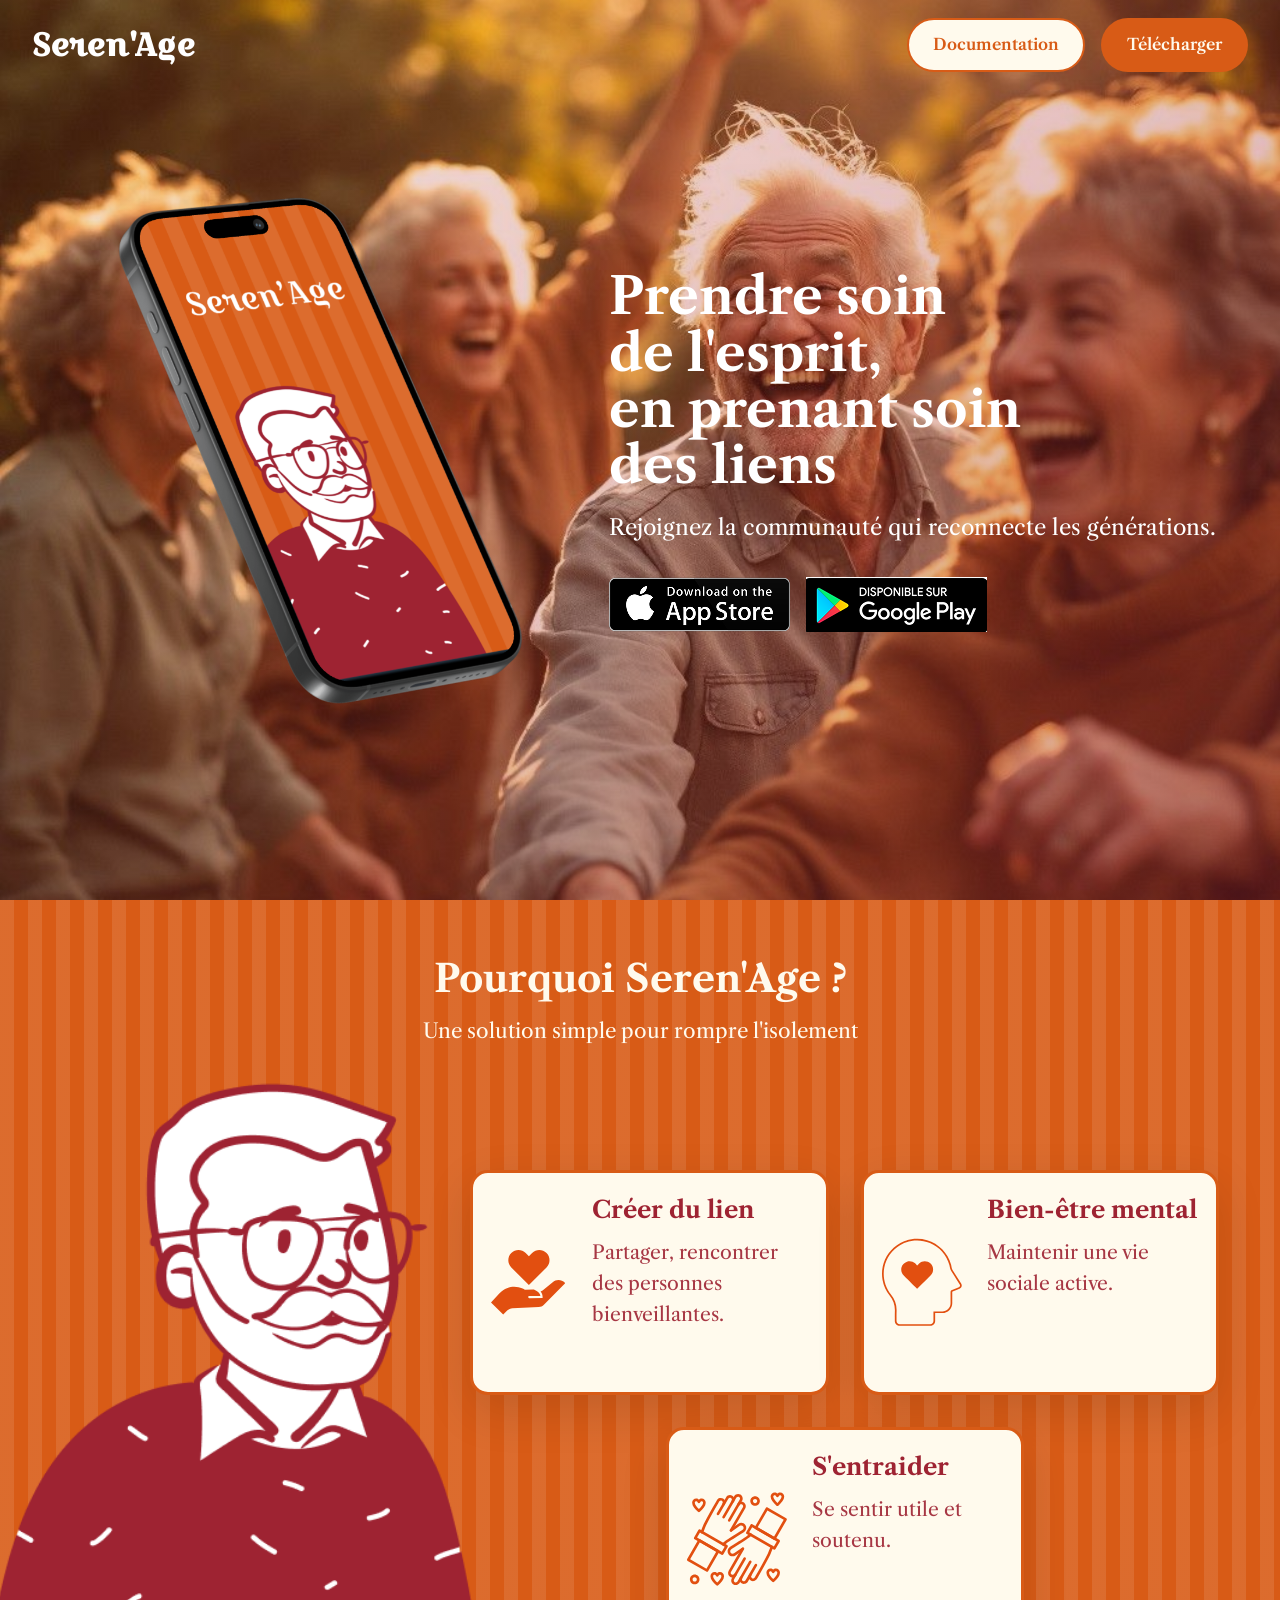
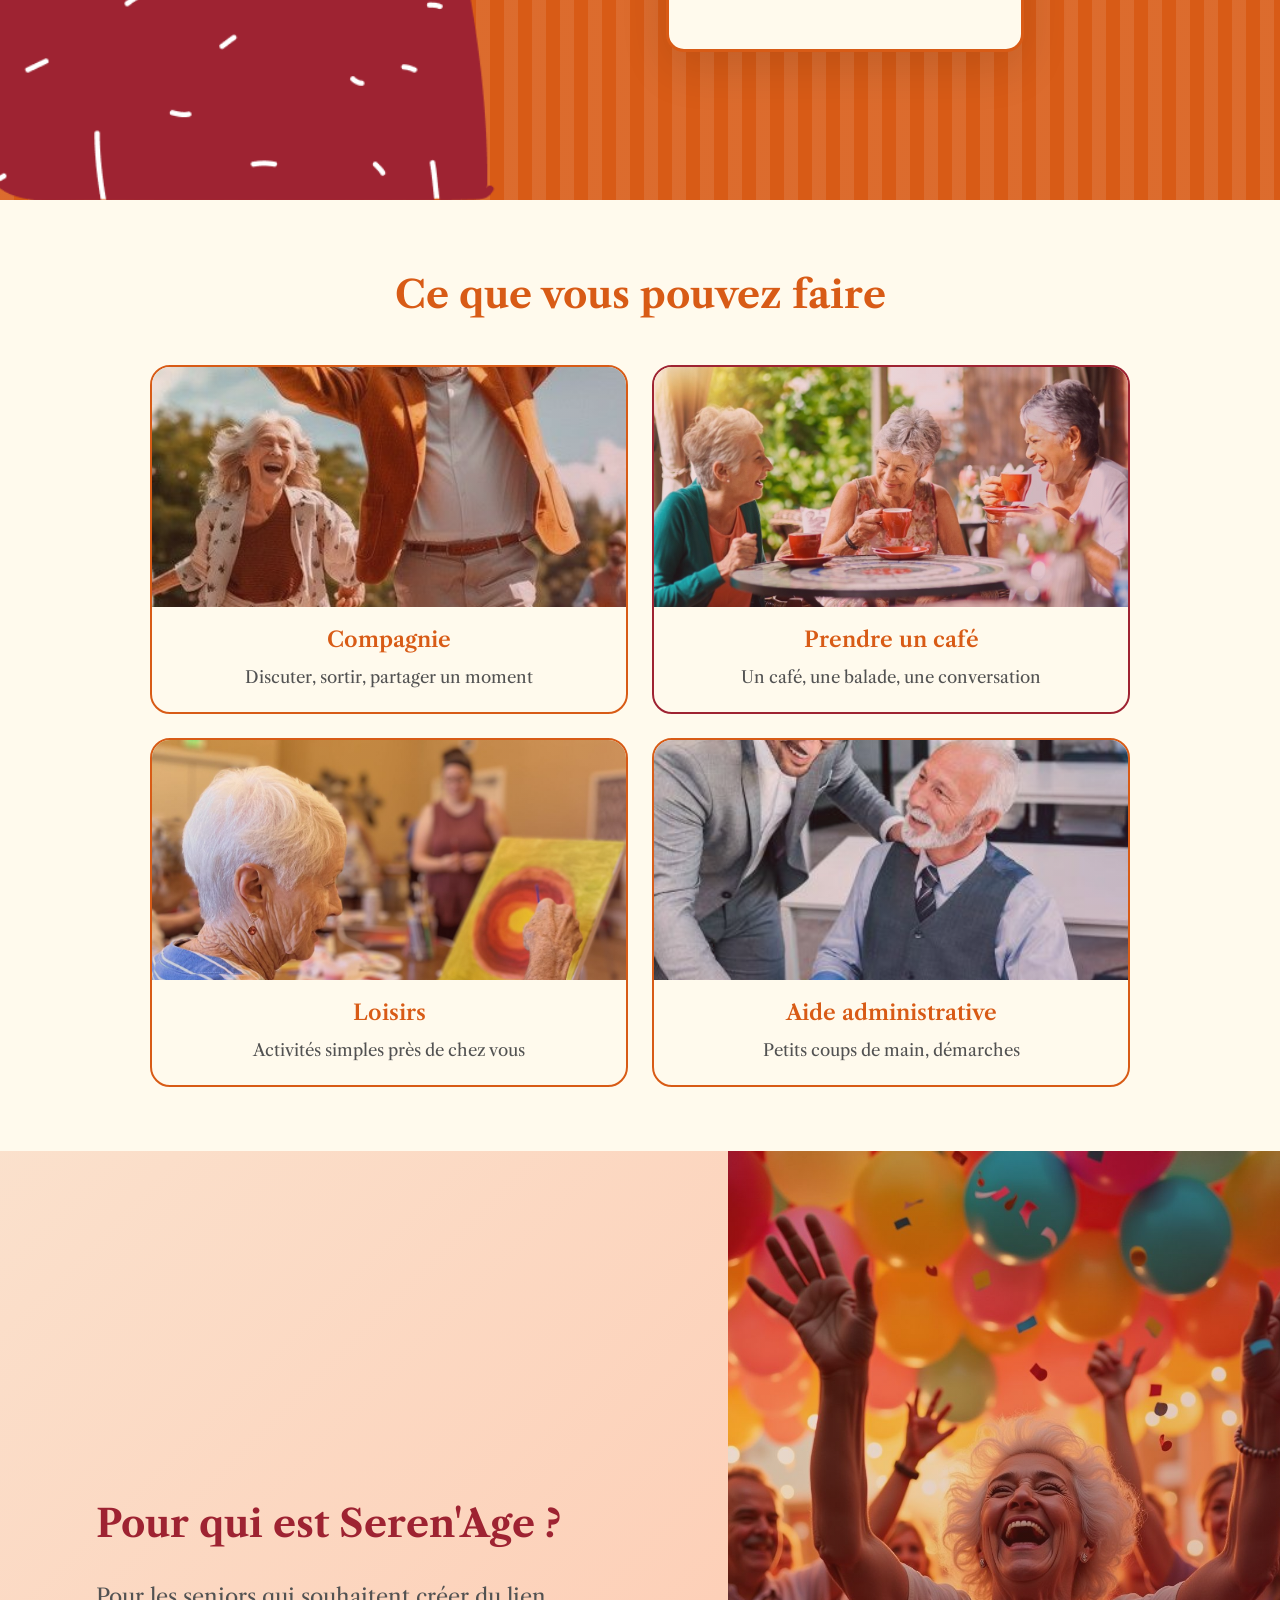
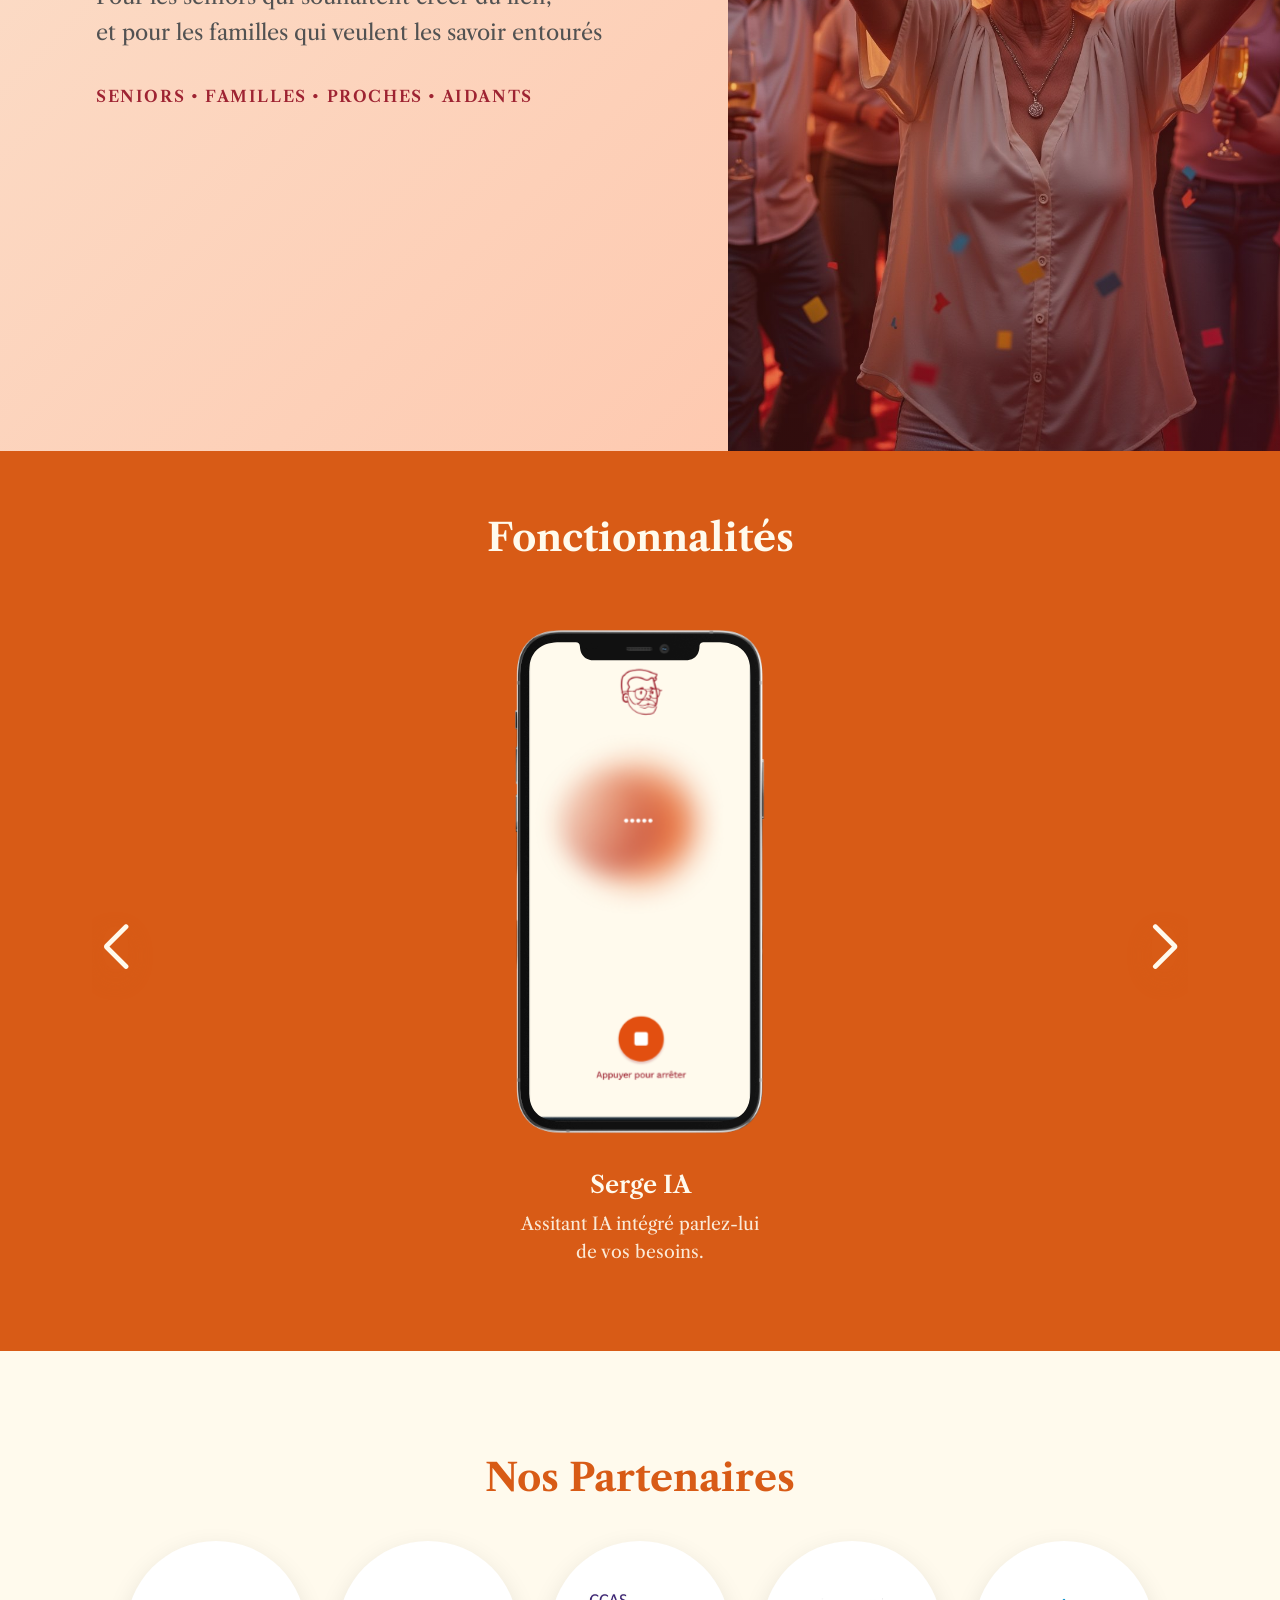
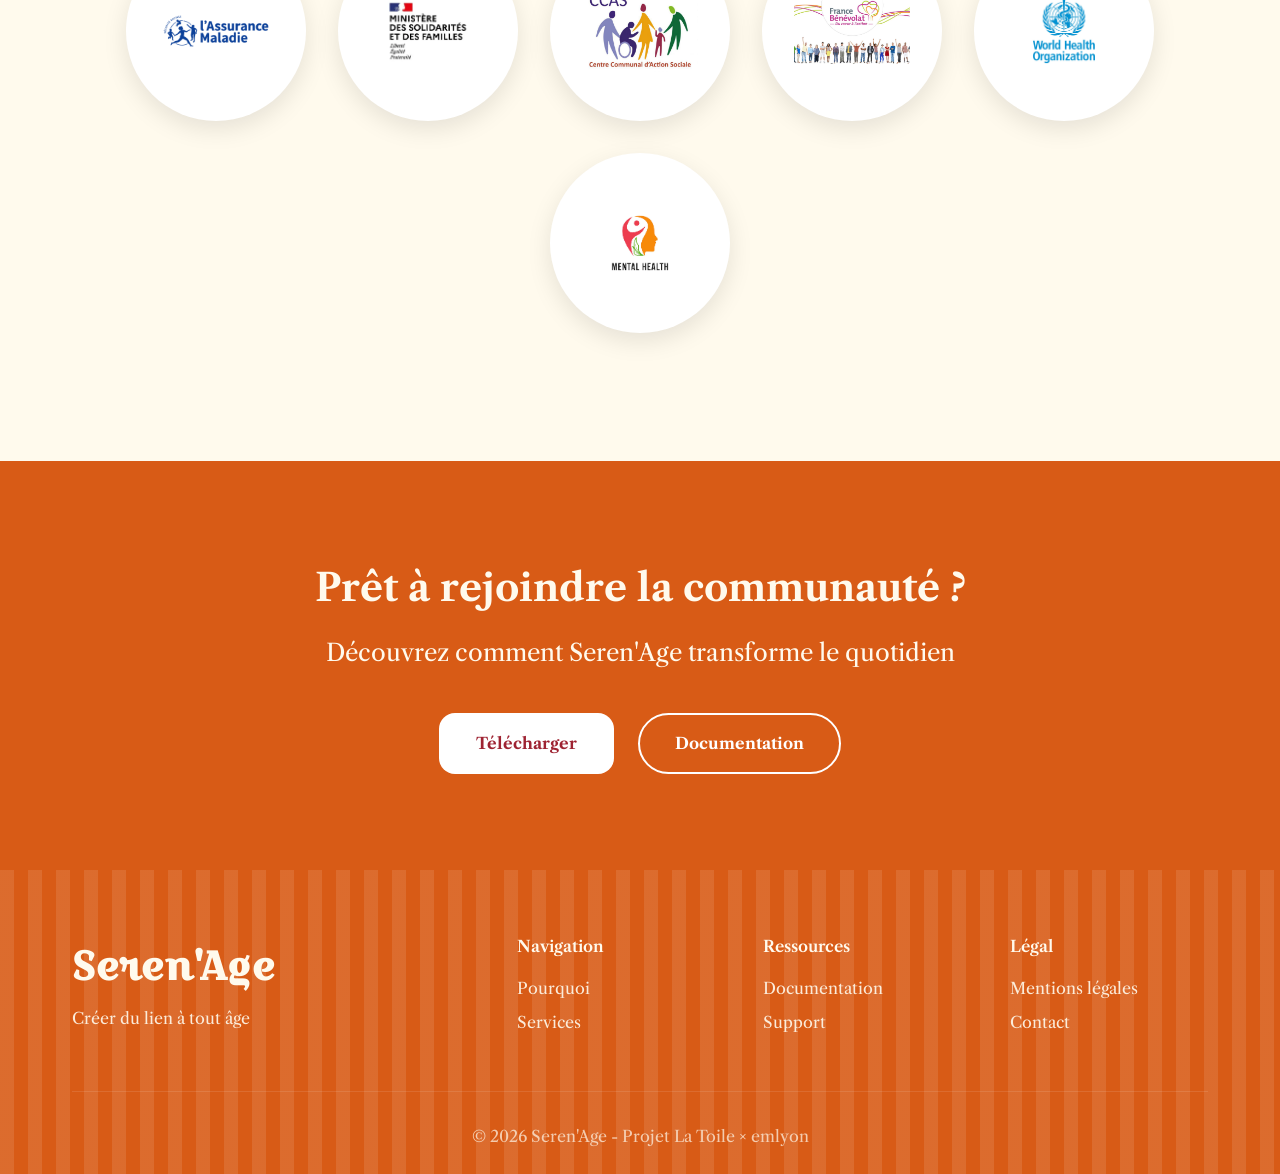
<file: index.html>
<!DOCTYPE html>
<html lang="fr">
<head>
  <meta charset="utf-8">
  <meta name="viewport" content="width=device-width">
  <title>Seren'Age - Créer du lien à tout âge</title>
  <link rel="stylesheet" href="style.css">
    <link rel="stylesheet" href="index.css">
  <link rel="preconnect" href="https://fonts.googleapis.com">
  <link rel="preconnect" href="https://fonts.gstatic.com" crossorigin>
  <link href="https://fonts.googleapis.com/css2?family=Croissant+One&family=Libre+Caslon+Text:wght@400;600;700&display=swap" rel="stylesheet">
    <link rel="stylesheet" href="https://cdn.jsdelivr.net/npm/swiper@11/swiper-bundle.min.css">
    <link rel="stylesheet" href="https://unpkg.com/aos@2.3.1/dist/aos.css">
</head>

<body>
  <!-- Navigation -->
  <nav class="navbar">
    <div class="navbar__container">
      <div class="navbar__brand">Seren'Age</div>
      <div class="navbar__actions">
        <a href="doc.html" class="button button--ghost">Documentation</a>
        <a href="https://www.figma.com/proto/ZC8V0UJ3IImxckxFTQvRrM/P3----Groupe-2?page-id=1%3A3&node-id=6844-6664&viewport=3400%2C-391%2C0.25&t=Y1hciF56Hff0l3N8-1&scaling=scale-down&content-scaling=fixed&starting-point-node-id=6844%3A6664&show-proto-sidebar=1" class="button button--primary">Télécharger</a>
      </div>
    </div>
  </nav>

  <!-- Hero Section -->
  <header class="hero">
    <img class="hero__background" src="images/background.jpg" alt="Seniors">
    <div class="hero__overlay"></div>
    <div class="hero__content">
      <div class="hero__mockup">
        <img src="images/serenage.png" alt="Application Seren Age">
      </div>
      <div class="hero__text">
        <h1>Prendre soin<br>de l'esprit,<br>en prenant soin<br>des liens</h1>
        <p>Rejoignez la communauté qui reconnecte les générations.</p>
        <div class="hero__actions">
          <a href="https://www.apple.com/fr/app-store/" target="_blank" rel="noopener noreferrer">
            <img src="images/image 17.png" alt="App store" />
          </a>
          <a href="https://play.google.com/store/games?gl=FR" target="_blank" rel="noopener noreferrer">
            <img src="images/image 19.png" alt="Google store" />
          </a>
        </div>
      </div>
    </div>
  </header>

 <!-- Pourquoi Section -->
  <section class="why-section">
    <h2>Pourquoi Seren'Age ?</h2>
    <p class="why-section__subtitle">Une solution simple pour rompre l'isolement</p>
    <img src="images/papi.svg" alt="Illustration" class="why-section__illustration" data-aos="fade-right" data-aos-duration="1000" data-aos-offset="200">
    <div class="why-section__cards">
      <div class="benefit-card">
        <img src="images/share.svg" alt="entraide">
        <div>
        <h3>Créer du lien</h3>
        <p>Partager, rencontrer des personnes bienveillantes.</p>
        </div>
      </div>
       <div class="benefit-card">
        <img src="images/mentalhealth.svg" alt="Bien-être mental" class="benefit-card__icon">
        <div class="benefit-card__content">
          <h3>Bien-être mental</h3>
          <p>Maintenir une vie sociale active.</p>
        </div>
      </div>
      <div class="benefit-card">
        <img src="images/entraide.svg" alt="S'entraider" class="benefit-card__icon">
        <div class="benefit-card__content">
          <h3>S'entraider</h3>
          <p>Se sentir utile et soutenu.</p>
        </div>
      </div>
    </div>
  </section>

  <!-- Services Section -->
  <section class="services-section">
    <div class="services-section__container">
      <h2>Ce que vous pouvez faire</h2>
      <div class="services-grid">
        <div class="service-card" data-aos="fade-up" data-aos-duration="600">
          <div class="service-card__image">
            <img src="images/compfinal.jpg" alt="Compagnie">
          </div>
          <h3>Compagnie</h3>
          <p>Discuter, sortir, partager un moment</p>
        </div>
        <div class="service-card" data-aos="fade-up" data-aos-duration="600" data-aos-delay="100">
          <div class="service-card__image">
            <img src="images/prendrecafé.jpg" alt="Prendre un café">
          </div>
          <h3>Prendre un café</h3>
          <p>Un café, une balade, une conversation</p>
        </div>
        <div class="service-card" data-aos="fade-up" data-aos-duration="600" data-aos-delay="200">
          <div class="service-card__image">
            <img src="images/loisirsfinal.jpg" alt="Loisirs">
          </div>
          <h3>Loisirs</h3>
          <p>Activités simples près de chez vous</p>
        </div>
        <div class="service-card" data-aos="fade-up" data-aos-duration="600" data-aos-delay="300">
          <div class="service-card__image">
            <img src="images/adminaide.jpg" alt="Aide administrative">
          </div>
          <h3>Aide administrative</h3>
          <p>Petits coups de main, démarches</p>
        </div>
      </div>
    </div>
  </section>

  <!-- Pour Qui Section -->
  <section class="audience-section">
    <div class="audience-section__content">
      <div class="audience-section__text">
        <h2>Pour qui est Seren'Age ?</h2>
        <p>Pour les seniors qui souhaitent créer du lien,<br>et pour les familles qui veulent les savoir entourés</p>
        <span class="audience-section__tags">Seniors • Familles • Proches • Aidants</span>
      </div>
      <div class="audience-section__image">
        <img src="images/séniors heureux.jpg" alt="Seniors heureux">
      </div>
    </div>
  </section>

 <!-- Fonctionnalités Section -->
  <section class="features-section">
    <div class="features-section__container">
      <h2>Fonctionnalités</h2>
      <div class="carousel">
        <div class="swiper">
          <div class="swiper-wrapper">
            <!-- Slide 1 -->
            <div class="swiper-slide">
              <img src="images/MICRO.svg" alt="Accueil" class="carousel__slide-img">
              <div class="carousel__text">
                <h3>Serge IA</h3>
                <p>Assitant IA intégré parlez-lui<br>de vos besoins.</p>
              </div>
            </div>

            <!-- Slide 2 -->
            <div class="swiper-slide">
              <img src="images/Profile.svg" alt="Inscription" class="carousel__slide-img">
              <div class="carousel__text">
                <h3>Inscription facile</h3>
                <p>Création de profil simple avec assistance vocale.</p>
              </div>
            </div>

            <!-- Slide 3 -->
            <div class="swiper-slide">
              <img src="images/MAPfigma.svg" alt="Carte" class="carousel__slide-img">
              <div class="carousel__text">
                <h3>Explorer la carte</h3>
                <p>Découvrir activités et aides à proximité.</p>
              </div>
            </div>

            <!-- Slide 4 -->
            <div class="swiper-slide">
              <img src="images/dominque.png" alt="Participer" class="carousel__slide-img">
              <div class="carousel__text">
                <h3>Participer & aider</h3>
                <p>Rejoindre des événements en un clic.</p>
              </div>
            </div>

            <!-- Slide 5 -->
            <div class="swiper-slide">
              <img src="images/calendrier.svg" alt="Calendrier" class="carousel__slide-img">
              <div class="carousel__text">
                <h3>Calendrier</h3>
                <p>Planifier et organiser vos activités.</p>
              </div>
            </div>
          </div>
          
          <!-- Navigation -->
          <div class="swiper-button-prev"></div>
          <div class="swiper-button-next"></div>
        </div>
      </div>
    </div>
  </section>

  <!-- Partenaires Section -->
  <section class="partners-section">
    <div class="partners-section__container">
      <h2>Nos Partenaires</h2>
      <div class="partners-grid">
        <div class="partner-logo">
          <img src="images/assurance-maladie-logo-png_seeklogo-501832.png" alt="Assurance Maladie">
        </div>
        <div class="partner-logo">
          <img src="images/ministeresolidarité.webp" alt="Ministère de la Solidarité">
        </div>
        <div class="partner-logo">
          <img src="images/ccas.jpg" alt="CCAS">
        </div>
        <div class="partner-logo">
          <img src="images/1200x680_fblogo.jpg" alt="France Bénévolat">
        </div>
        <div class="partner-logo">
          <img src="images/World-Health-Organization-WHO-Symbole.jpg" alt="OMS">
        </div>
        <div class="partner-logo">
          <img src="images/mental-health-logo-design-ideas_393879-3826.avif" alt="Santé Mentale">
        </div>
      </div>
    </div>
  </section>

  <!-- CTA Final -->
  <section class="cta-section">
    <div class="cta-section__container">
      <h2>Prêt à rejoindre la communauté ?</h2>
      <p>Découvrez comment Seren'Age transforme le quotidien</p>
      <div class="cta-section__actions">
        <a href="#" class="button button--white">Télécharger</a>
        <a href="doc.html" class="button button--outline">Documentation</a>
      </div>
    </div>
  </section>

  <!-- Footer -->
  <footer class="footer">
    <div class="footer__container">
      <div class="footer__grid">
        <div class="footer__brand">
          <h3>Seren'Age</h3>
          <p>Créer du lien à tout âge</p>
        </div>
        <div class="footer__column">
          <h4>Navigation</h4>
          <a href="#pourquoi">Pourquoi</a>
          <a href="#services">Services</a>
        </div>
        <div class="footer__column">
          <h4>Ressources</h4>
          <a href="doc.html">Documentation</a>
          <a href="#">Support</a>
        </div>
        <div class="footer__column">
          <h4>Légal</h4>
          <a href="#">Mentions légales</a>
          <a href="#">Contact</a>
        </div>
      </div>
      <div class="footer__bottom">
        <p>© 2026 Seren'Age - Projet La Toile × emlyon</p>
      </div>
    </div>
  </footer>

  <script src="script.js"></script>
  <script src="https://cdn.jsdelivr.net/npm/swiper@11/swiper-bundle.min.js"></script>
  <script src="https://unpkg.com/aos@2.3.1/dist/aos.js"></script>

   <script>

    const swiper = new Swiper('.swiper', {
      loop: true,
      speed: 600,
      slidesPerView: 1,
      centeredSlides: true,

      // Fade effect
      effect: 'fade',
      fadeEffect: {
        crossFade: true
      },

      // Autoplay
      autoplay: {
        delay: 4000,
        disableOnInteraction: false,
        pauseOnMouseEnter: true,
      },

      // Navigation
      navigation: {
        nextEl: '.swiper-button-next',
        prevEl: '.swiper-button-prev',
      },

      // Défilement au clavier
      keyboard: {
        enabled: true,
      }
    });

    // Initialisation AOS
    AOS.init({
      once: true,
      easing: 'ease-out-cubic'
    });
  </script>

</body>
</html>
</file>
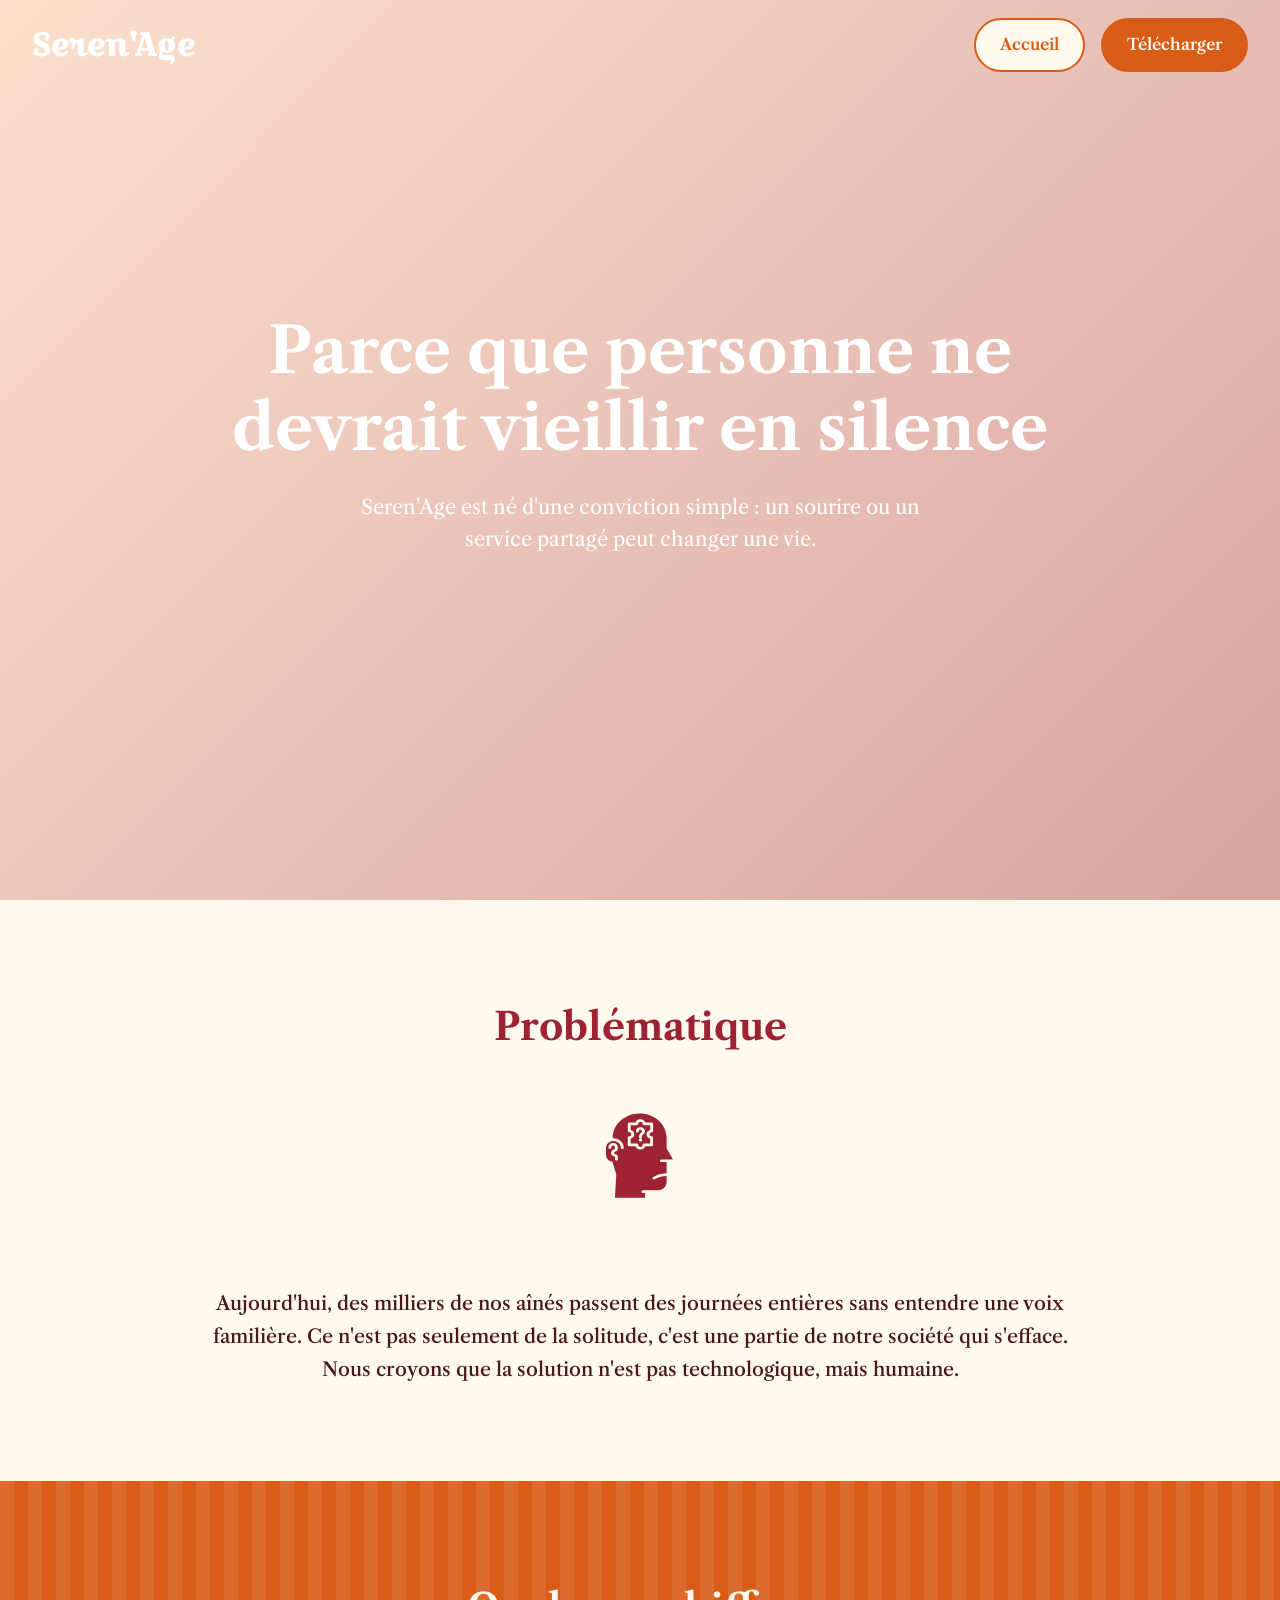
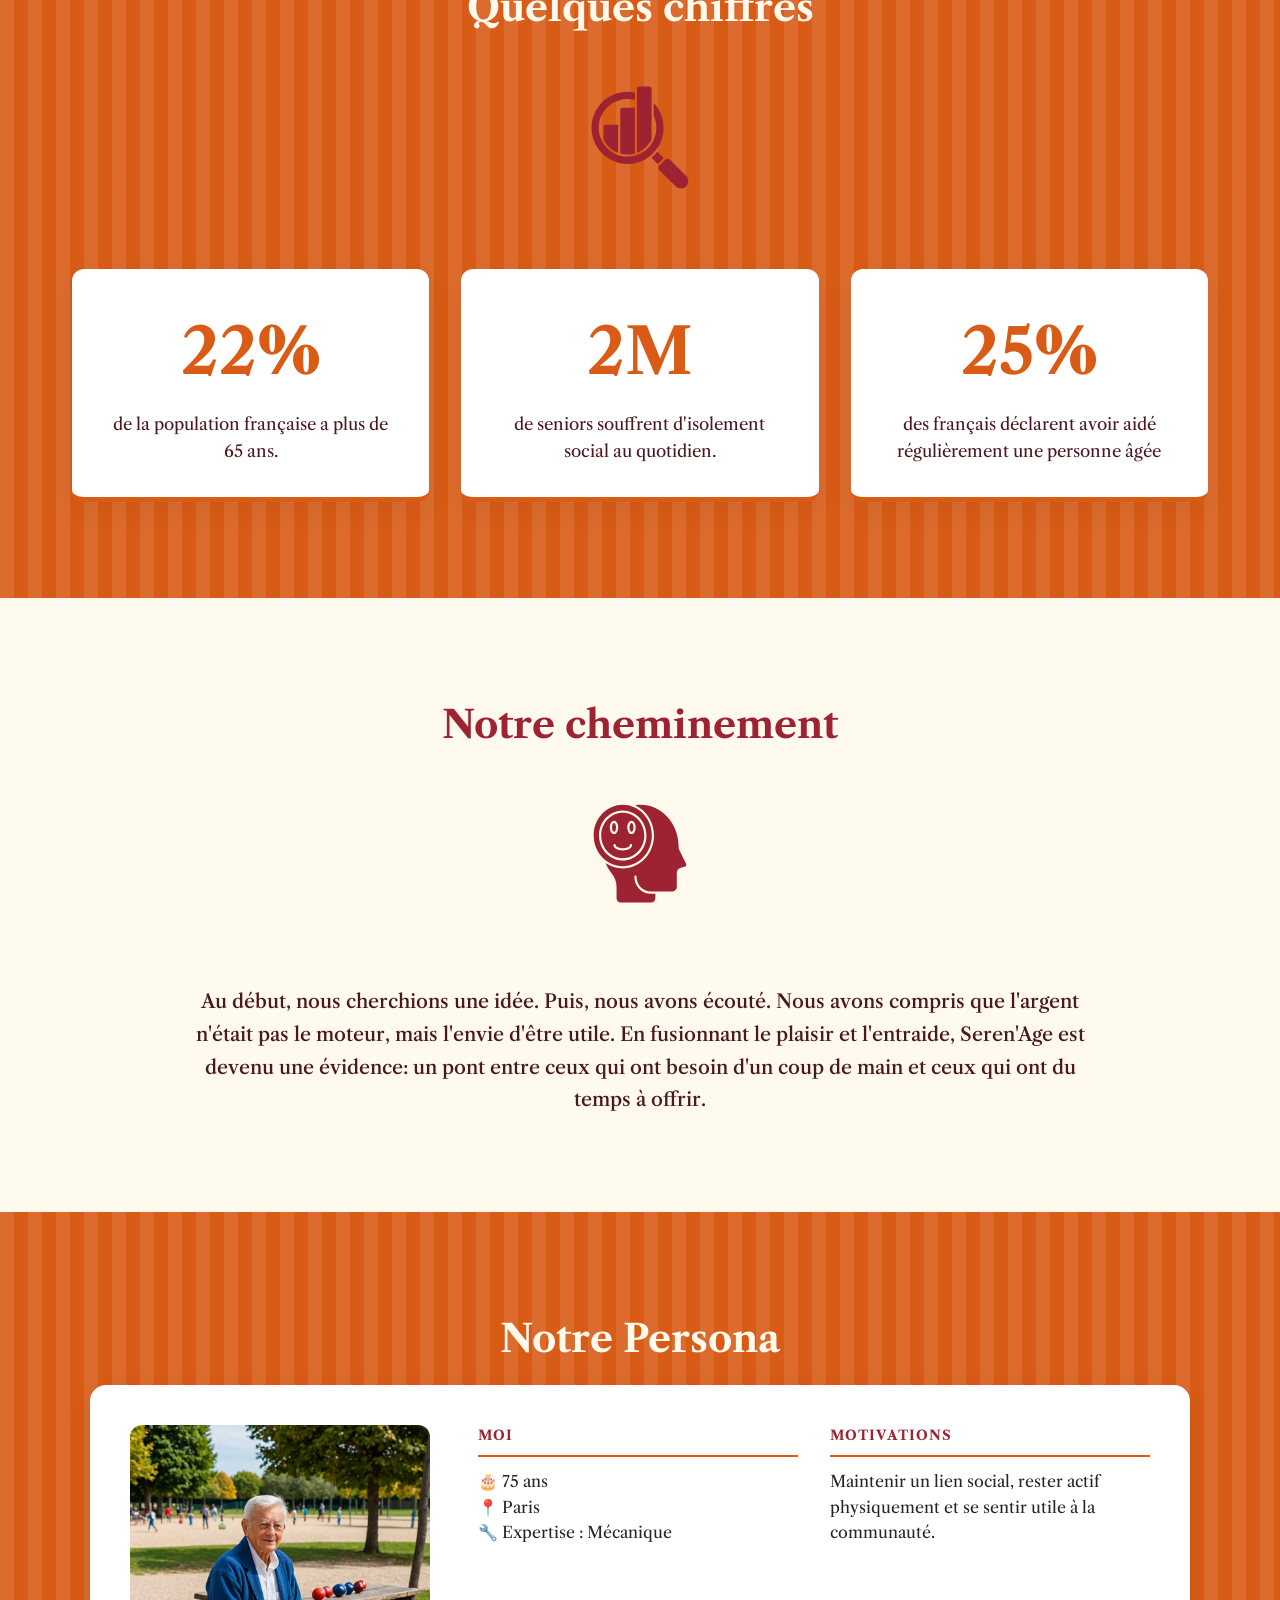
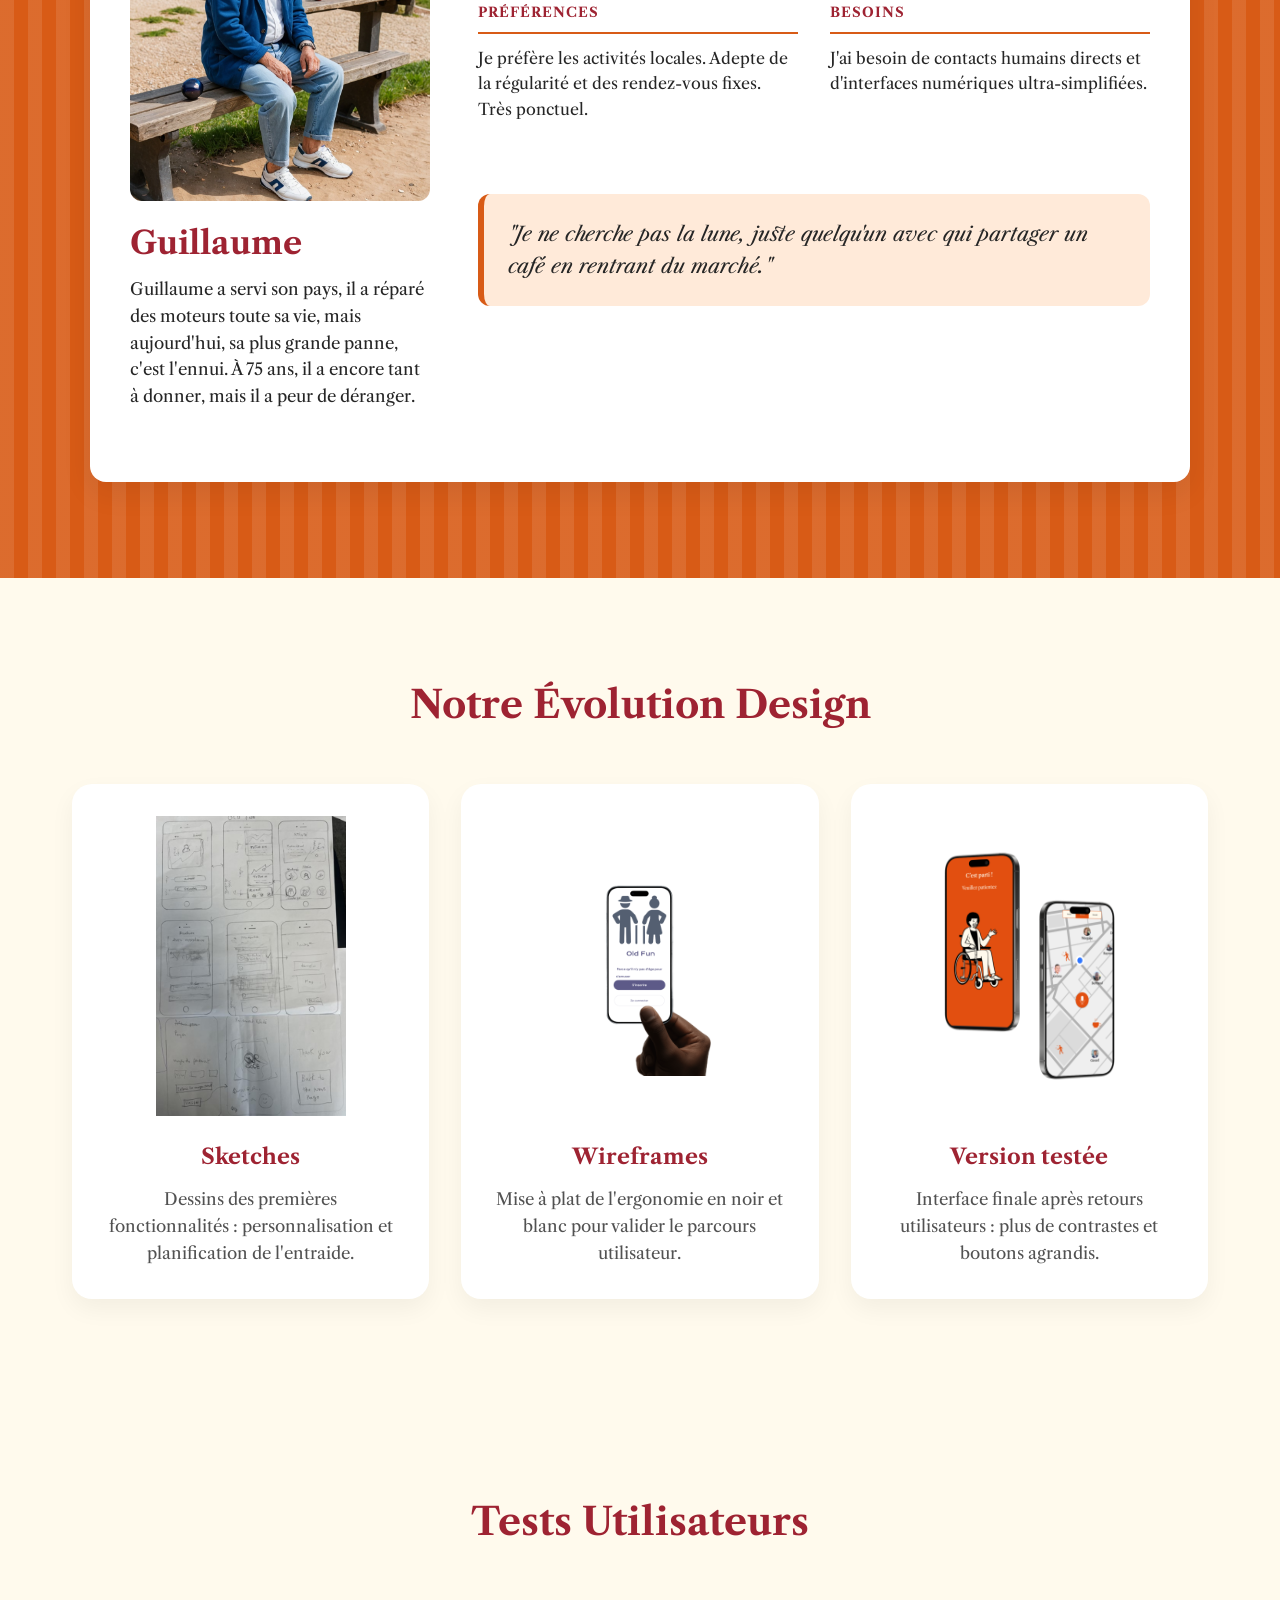
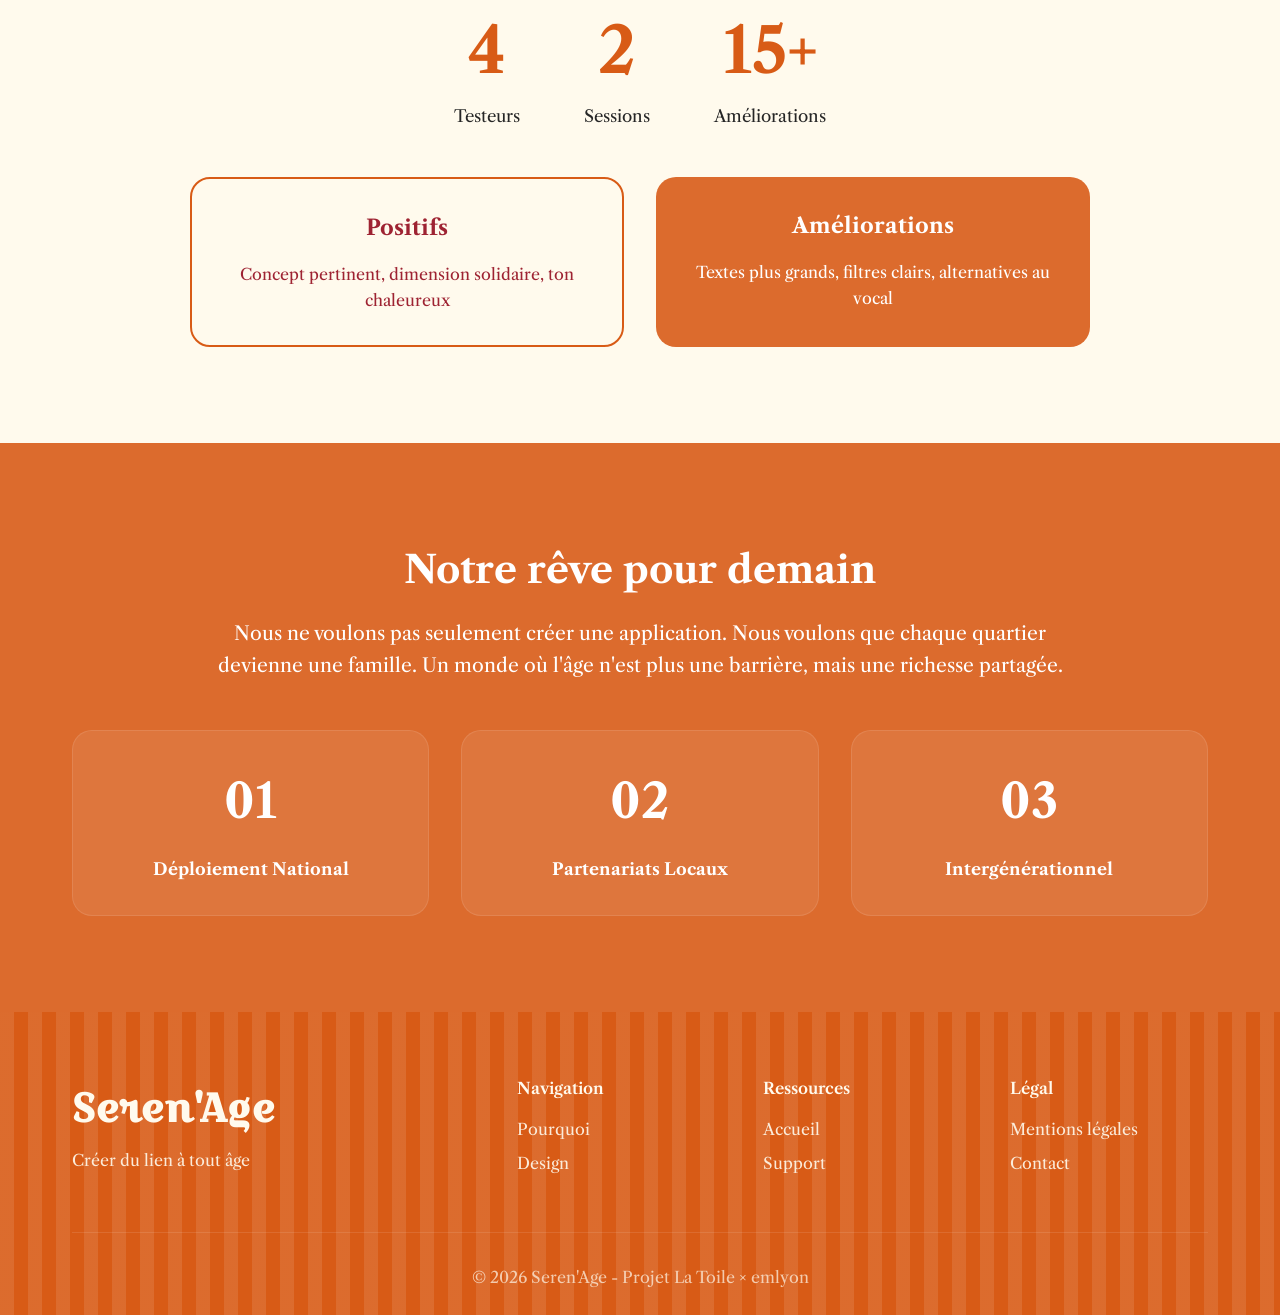
<file: doc.html>
<!DOCTYPE html>
<html lang="fr">
<head>
  <meta charset="utf-8">
  <meta name="viewport" content="width=device-width">
  <title>Documentation - Seren'Age</title>
  <link rel="preconnect" href="https://fonts.googleapis.com">
  <link rel="preconnect" href="https://fonts.gstatic.com" crossorigin>
  <link href="https://fonts.googleapis.com/css2?family=Croissant+One&family=Libre+Caslon+Text:wght@400;600;700&display=swap" rel="stylesheet">
  <link rel="stylesheet" href="style.css">
  <link rel="stylesheet" href="doc.css">
</head>

<body>
  <!-- Navigation -->
  <!-- Navigation -->
  <nav class="navbar">
    <div class="navbar__container">
      <div class="navbar__brand">Seren'Age</div>
      <div class="navbar__actions">
        <a href="index.html" class="button button--ghost">Accueil</a>
        <a href="https://www.figma.com/proto/ZC8V0UJ3IImxckxFTQvRrM/P3----Groupe-2?page-id=1%3A3&node-id=6844-6664&viewport=3400%2C-391%2C0.25&t=Y1hciF56Hff0l3N8-1&scaling=scale-down&content-scaling=fixed&starting-point-node-id=6844%3A6664&show-proto-sidebar=1" class="button button--primary">Télécharger</a>
      </div>
    </div>
  </nav>

  <!-- Hero -->
  <section class="hero">
    <div class="hero__content">
      <h1>Parce que personne ne devrait vieillir en silence</h1>
      <p>Seren'Age est né d'une conviction simple : un sourire ou un service partagé peut changer une vie.</p>
    </div>
  </section>

  <!-- Problématique -->
  <section class="section" id="problematique">
    <div class="container">
      <div class="section__header">
        <h2 class="section__title">Problématique</h2>
        <img src="images/confused.svg" alt="Solitude" class="section__icon">
      </div>
      <p class="section__text">
        Aujourd'hui, des milliers de nos aînés passent des journées entières sans entendre une voix familière. 
        Ce n'est pas seulement de la solitude, c'est une partie de notre société qui s'efface. 
        Nous croyons que la solution n'est pas technologique, mais humaine.
      </p>
    </div>
  </section>

  <!-- Contexte -->
  <section class="section section--alt" id="contexte">
    <div class="container">
      <div class="section__header">
        <h2 class="section__title">Quelques chiffres</h2>
        <img src="images/analys.svg" alt="Statistique" class="section__icon">
      </div>
      <div class="stats">
        <div class="stat-card">
          <span class="stat-card__number">22%</span>
          <p class="stat-card__text">de la population française a plus de 65 ans.</p>
        </div>
        <div class="stat-card">
          <span class="stat-card__number">2M</span>
          <p class="stat-card__text">de seniors souffrent d'isolement social au quotidien.</p>
        </div>
        <div class="stat-card">
          <span class="stat-card__number">25%</span>
          <p class="stat-card__text">des français déclarent avoir aidé régulièrement une personne âgée</p>
        </div>
      </div>
    </div>
  </section>

  <!-- Genèse -->
  <section class="section" id="genese">
    <div class="container">
      <div class="section__header">
        <h2 class="section__title">Notre cheminement</h2>
        <img src="images/happy2.svg" alt="Happy" class="section__icon">
      </div>
      <p class="section__text">
        Au début, nous cherchions une idée. Puis, nous avons écouté. Nous avons compris que l'argent n'était pas le moteur, 
        mais l'envie d'être utile. En fusionnant le plaisir et l'entraide, Seren'Age est devenu une évidence: 
        un pont entre ceux qui ont besoin d'un coup de main et ceux qui ont du temps à offrir.
      </p>
    </div>
  </section>

  <!-- Persona -->
  <section class="section section--alt" id="persona">
    <div class="container">
      <h2 class="section__title">Notre Persona</h2>
      <div class="persona">
        <div>
          <img src="images/Guillaume.jpg" alt="Guillaume" class="persona__image">
          <h3 class="persona__name">Guillaume</h3>
          <p class="persona__intro">
            Guillaume a servi son pays, il a réparé des moteurs toute sa vie, mais aujourd'hui, 
            sa plus grande panne, c'est l'ennui. À 75 ans, il a encore tant à donner, mais il a peur de déranger.
          </p>
        </div>
        <div>
          <div class="persona__grid">
            <div class="persona__block">
              <h4>Moi</h4>
              <p>🎂 75 ans<br>📍 Paris<br>🔧 Expertise : Mécanique</p>
            </div>
            <div class="persona__block">
              <h4>Motivations</h4>
              <p>Maintenir un lien social, rester actif physiquement et se sentir utile à la communauté.</p>
            </div>
            <div class="persona__block">
              <h4>Préférences</h4>
              <p>Je préfère les activités locales. Adepte de la régularité et des rendez-vous fixes. Très ponctuel.</p>
            </div>
            <div class="persona__block">
              <h4>Besoins</h4>
              <p>J'ai besoin de contacts humains directs et d'interfaces numériques ultra-simplifiées.</p>
            </div>
            <blockquote class="persona__quote">
              "Je ne cherche pas la lune, juste quelqu'un avec qui partager un café en rentrant du marché."
            </blockquote>
          </div>
        </div>
      </div>
    </div>
  </section>

  <!-- Evolution -->
  <section class="section" id="evolution">
    <div class="container">
      <h2 class="section__title">Notre Évolution Design</h2>
      <div class="evolution">
        <div class="evolution-card">
          <img src="images/old fun 1.svg" alt="Sketches" class="evolution-card__image">
          <h3>Sketches</h3>
          <p>Dessins des premières fonctionnalités : personnalisation et planification de l'entraide.</p>
        </div>
        <div class="evolution-card">
          <img src="images/Free iPhone Air.svg" alt="Wireframes" class="evolution-card__image">
          <h3>Wireframes</h3>
          <p>Mise à plat de l'ergonomie en noir et blanc pour valider le parcours utilisateur.</p>
        </div>
        <div class="evolution-card">
          <img src="images/iphon16pro.svg" alt="Version testée" class="evolution-card__image">
          <h3>Version testée</h3>
          <p>Interface finale après retours utilisateurs : plus de contrastes et boutons agrandis.</p>
        </div>
      </div>
    </div>
  </section>

  <!-- Tests -->
  <section class="section" id="tests">
    <div class="container">
      <h2 class="section__title">Tests Utilisateurs</h2>
      <div class="metrics">
        <div class="metric">
          <span class="metric__number">4</span>
          <span class="metric__label">Testeurs</span>
        </div>
        <div class="metric">
          <span class="metric__number">2</span>
          <span class="metric__label">Sessions</span>
        </div>
        <div class="metric">
          <span class="metric__number">15+</span>
          <span class="metric__label">Améliorations</span>
        </div>
      </div>
      <div class="insights">
        <div class="insight insight--positive">
          <h4>Positifs</h4>
          <p>Concept pertinent, dimension solidaire, ton chaleureux</p>
        </div>
        <div class="insight insight--negative">
          <h4>Améliorations</h4>
          <p>Textes plus grands, filtres clairs, alternatives au vocal</p>
        </div>
      </div>
    </div>
  </section>

  <!-- Ambition -->
  <section class="section section--dark" id="ambition">
    <div class="container">
      <h2 class="section__title">Notre rêve pour demain</h2>
      <p class="section__text">
        Nous ne voulons pas seulement créer une application. Nous voulons que chaque quartier devienne une famille. 
        Un monde où l'âge n'est plus une barrière, mais une richesse partagée.
      </p>
      <div class="goals">
        <div class="goal">
          <strong>01</strong>
          <h4>Déploiement National</h4>
        </div>
        <div class="goal">
          <strong>02</strong>
          <h4>Partenariats Locaux</h4>
        </div>
        <div class="goal">
          <strong>03</strong>
          <h4>Intergénérationnel</h4>
        </div>
      </div>
    </div>
  </section>

  <!-- Footer -->
  <footer class="footer">
    <div class="container">
      <div class="footer__grid">
        <div class="footer__brand">
          <h3>Seren'Age</h3>
          <p>Créer du lien à tout âge</p>
        </div>
        <div class="footer__column">
          <h4>Navigation</h4>
          <a href="#problematique">Pourquoi</a>
          <a href="#evolution">Design</a>
        </div>
        <div class="footer__column">
          <h4>Ressources</h4>
          <a href="index.html">Accueil</a>
          <a href="#">Support</a>
        </div>
        <div class="footer__column">
          <h4>Légal</h4>
          <a href="#">Mentions légales</a>
          <a href="#">Contact</a>
        </div>
      </div>
      <div class="footer__bottom">
        <p>© 2026 Seren'Age - Projet La Toile × emlyon</p>
      </div>
    </div>
  </footer>
</body>
</html>
</file>
<file: style.css>
/* ========================================
   STYLE.CSS - Styles globaux partagés
   ======================================== */

/* ========== Variables ========== */
:root {
  /* Couleurs principales */
  --color-orange: #D85B16;
  --color-orange-dark: #9E2332;
  --color-cream: #FFFAED;
  --color-dark: #171717;
  --color-white: #fff;

  /* Texte */
  --color-text: #262626;
  --color-text-muted: #525252;
  --color-text-dark: #4a191f;

  /* Ombres */
  --shadow-sm: 0 8px 24px rgba(0, 0, 0, 0.1);
  --shadow-md: 0 16px 48px rgba(0, 0, 0, 0.12);

  /* Typographie */
  --font-display: "Croissant One", cursive;
  --font-body: "Libre Caslon Text", serif;

  /* Espacements */
  --spacing-sm: 1rem;
  --spacing-md: 2rem;
  --spacing-lg: 4rem;
  --spacing-xl: 6rem;

  /* Border radius */
  --radius-sm: 12px;
  --radius-md: 16px;
  --radius-lg: 20px;
  --radius-full: 999px;
}

/* ========== Reset ========== */
*,
*::before,
*::after {
  box-sizing: border-box;
  margin: 0;
  padding: 0;
}

html {
  height: 100%;
  width: 100%;
}

body {
  font-family: var(--font-body);
  color: var(--color-text);
  line-height: 1.6;
  background: var(--color-cream);
}

img {
  max-width: 100%;
  display: block;
}

a {
  text-decoration: none;
  color: inherit;
}

/* ========== Container ========== */
.container {
  max-width: 1200px;
  margin: 0 auto;
  padding: 0 var(--spacing-md);
}

/* ========== Navbar ========== */
.navbar {
  background: transparent;
  position: absolute;
  top: 0;
  left: 0;
  right: 0;
  z-index: 100;
}

.navbar__container {
  display: flex;
  justify-content: space-between;
  align-items: center;
  padding: 1.5rem var(--spacing-md);
  height: 10vh;
}

.navbar__brand {
  font-family: var(--font-display);
  font-size: 2rem;
  font-weight: 700;
  color: var(--color-white);
}

.navbar__actions {
  display: flex;
  gap: var(--spacing-sm);
}

/* ========== Buttons ========== */
.button {
  padding: 0.75rem 1.5rem;
  border-radius: var(--radius-full);
  font-weight: 600;
  font-family: var(--font-body);
  border: 2px solid transparent;
  cursor: pointer;
  transition: all 0.3s ease;
  display: inline-block;
}

.button:hover {
  transform: translateY(-2px);
}

.button--ghost {
  background: var(--color-cream);
  color: var(--color-orange);
  border-color: var(--color-orange);
}

.button--ghost:hover {
  background: var(--color-orange);
  color: var(--color-cream);
}

.button--primary {
  background: var(--color-orange);
  color: var(--color-cream);
}

.button--primary:hover {
  background: var(--color-orange-dark);
}

.button--large {
  padding: 1rem 2rem;
  font-size: 1.0625rem;
  background: var(--color-orange);
  color: var(--color-cream);
}

.button--large:hover {
  background: var(--color-orange-dark);
}

.button--white {
  background: #fff;
  color: var(--color-orange-dark);
  padding: 1rem 2.2rem;
  font-weight: 700;
  border-radius: var(--radius-md);
}

.button--white:hover {
  background: var(--color-cream);
}

.button--outline {
  background: transparent;
  color: #fff;
  border: 2px solid #fff;
  padding: 1rem 2.2rem;
  font-weight: 700;
}

.button--outline:hover {
  background: #fff;
  color: var(--color-orange-dark);
}

/* ========== Footer ========== */
.footer {
  background: var(--color-orange) repeating-linear-gradient(90deg, rgba(255, 255, 255, 0.1) 0 14px, transparent 14px 28px);
  color: var(--color-cream);
  padding: var(--spacing-lg) 0 1.5rem;
}

.footer__container {
  max-width: 1200px;
  margin: 0 auto;
  padding: 0 var(--spacing-md);
}

.footer__grid {
  display: grid;
  grid-template-columns: 2fr 1fr 1fr 1fr;
  gap: 3rem;
  margin-bottom: 3rem;
}

.footer__brand h3 {
  font-family: var(--font-display);
  font-size: 2.5rem;
  color: var(--color-cream);
  margin-bottom: 0.5rem;
}

.footer__brand p {
  opacity: 0.9;
}

.footer__column h4 {
  margin-bottom: var(--spacing-sm);
  font-weight: 600;
}

.footer__column a {
  display: block;
  margin-bottom: 0.5rem;
  opacity: 0.9;
  transition: opacity 0.3s ease;
}

.footer__column a:hover {
  opacity: 1;
}

.footer__bottom {
  text-align: center;
  padding-top: var(--spacing-md);
  border-top: 1px solid rgba(255, 255, 255, 0.15);
  opacity: 0.7;
  font-size: 1rem;
}

/* ========== Responsive Global ========== */
@media (max-width: 768px) {
  .footer__grid {
    grid-template-columns: 1fr;
    gap: var(--spacing-md);
  }

  .navbar__container {
    padding: 1rem;
    height: auto;
  }

  .navbar__brand {
    font-size: 1.5rem;
  }
}
</file>
<file: index.css>
/* ========================================
   INDEX.CSS - Styles spécifiques Landing Page
   ======================================== */

/* ========== Hero Section ========== */
.hero {
  position: relative;
  height: 100dvh;
  overflow: hidden;
  display: flex;
  align-items: center;
  justify-content: center;
}

.hero__background {
  position: absolute;
  inset: 0;
  width: 100%;
  height: 100%;
  object-fit: cover;
}

.hero__overlay {
  position: absolute;
  inset: 0;
  background: linear-gradient(135deg, rgba(226, 79, 16, 0.15), rgba(158, 35, 50, 0.4));
}

.hero__content {
  position: relative;
  z-index: 2;
  width: 100%;
  display: flex;
  justify-content: center;
  align-items: center;
  gap: var(--spacing-md);
}

.hero__mockup {
  width: 40%;
  display: flex;
  align-items: center;
  justify-content: center;
}

.hero__mockup img{
  width: 80%;
  object-fit: contain;
}

.hero__text {
  color: var(--color-white);
}

.hero__text h1 {
  font-family: var(--font-body);
  font-size: clamp(3rem, 4vw, 5rem);
  font-weight: 800;
  line-height: 1.1;
  margin-bottom: 1rem;
  color: white;
}

.hero__text p {
  font-size: clamp(1.125rem, 2vw, 1.375rem);
  margin-bottom: 2rem;
}

.hero__actions {
  display: flex;
  gap: var(--spacing-sm);
  flex-wrap: wrap;
}

/* ========== Why Section ========== */
.why-section {
  background: var(--color-orange) repeating-linear-gradient(90deg, rgba(255, 255, 255, 0.1) 0 14px, transparent 14px 28px);
  color: var(--color-cream);
  padding: 3rem 0;
  min-height: 100vh;
  position: relative;
}

.why-section h2 {
  font-size: clamp(1.75rem, 3vw, 2.5rem);
  text-align: center;
  margin-bottom: 0.35rem;
}

.why-section__subtitle {
  text-align: center;
  font-size: clamp(1.05rem, 1.6vw, 1.35rem);
  margin-bottom: 3rem;
}

.why-section__illustration {
  position: absolute;
  bottom: 0;
  left: -5vw;
  width: 50vw;
  max-width: 600px;
  height: 80%;
}

.why-section__cards {
  display: flex;
  flex-wrap: wrap;
  justify-content: center;
  gap: var(--spacing-md);
  position: absolute;
  top: 30vh;
  left: 32vw;
}

.benefit-card {
  width: 28vw;
  min-height: 25vh;
  height: fit-content;
  padding: 18px;
  border-radius: 18px;
  background: var(--color-cream);
  border: 3px solid var(--color-orange);
  box-shadow: var(--shadow-md);
  transition: transform 0.25s ease, box-shadow 0.25s ease;
  display: flex;
  flex-direction: row;
  gap: 2vw;
}

.benefit-card:hover {
  transform: rotate(-6deg) translateY(-6px);
  box-shadow: 0 20px 34px rgba(0, 0, 0, 0.16);
}

.benefit-card h3 {
  font-size: 1.5rem;
  color: var(--color-orange-dark);
  margin-bottom: 8px;
}

.benefit-card p {
  font-size: 1.2rem;
  color: var(--color-orange-dark);
  opacity: 0.9;
}

.benefit-card img {
  width: 35%;
}

/* ========== Services Section ========== */
.services-section {
  background: var(--color-cream);
  padding: var(--spacing-lg) 0;
}

.services-section__container {
  padding: 0 var(--spacing-md);
}

.services-section h2 {
  font-size: clamp(1.75rem, 3vw, 2.5rem);
  text-align: center;
  color: var(--color-orange);
  margin-bottom: 2.5rem;
}

.services-grid {
  display: grid;
  grid-template-columns: repeat(2, 1fr);
  gap: 24px;
  max-width: 980px;
  margin: 0 auto;
}

.service-card {
  padding: 0px 0px 22px 0px;
  text-align: center;
  background: var(--color-cream);
  border: 2px solid var(--color-orange);
  border-radius: var(--radius-lg);
  overflow: hidden;
  transition: transform 0.35s ease, box-shadow 0.35s ease;
}

.service-card:nth-child(2) {
  border-color: var(--color-orange-dark);
}

.service-card:hover {
  transform: translateY(-6px);
  box-shadow: var(--shadow-sm);
}

.service-card__image {
  position: relative;
  width: 100%;
  margin-bottom: var(--spacing-sm);
}

.service-card__image::after {
  content: '';
  position: absolute;
  inset: 0;
  background: linear-gradient(135deg, rgba(226, 79, 16, 0.1), rgba(158, 35, 50, 0.25));
  pointer-events: none;
}

.service-card__image img {
  width: 100%;
  height: auto;
  max-height: 240px;
  object-fit: cover;
  transition: transform 0.35s ease;
}

.service-card:hover .service-card__image img {
  transform: scale(1.03);
}

.service-card h3 {
  font-size: 1.35rem;
  margin-bottom: 0.35rem;
  color: var(--color-orange);
  font-weight: 600;
}

.service-card p {
  font-size: 1.05rem;
  color: var(--color-text-muted);
}

/* ========== Audience Section ========== */
.audience-section {
  background: linear-gradient(135deg, rgba(226, 79, 16, 0.15), rgba(255, 109, 61, 0.4));
  padding: 0 0 0 var(--spacing-xl);
  height: 100vh;
}

.audience-section__content {
  display: flex;
  height: 100%;
  gap: 5rem;
  align-items: center;
  justify-content: center;
}

.audience-section__text{
  width: 50%;
}

.audience-section__text h2 {
  font-size: clamp(1.75rem, 3vw, 2.5rem);
  color: var(--color-orange-dark);
  margin-bottom: 1.5rem;
}

.audience-section__text p {
  font-size: 1.35rem;
  color: var(--color-text-muted);
  line-height: 1.7;
  margin-bottom: var(--spacing-md);
}

.audience-section__tags {
  font-size: 1rem;
  color: var(--color-orange-dark);
  text-transform: uppercase;
  letter-spacing: 0.1em;
  font-weight: 600;
}

.audience-section__image {
  position: relative;
  height: 100%;
  width: 50%;
}

.audience-section__image::after {
  content: '';
  position: absolute;
  inset: 0;
  background: linear-gradient(135deg, rgba(226, 79, 16, 0.15), rgba(158, 35, 50, 0.35));
  pointer-events: none;
}

.audience-section__image img {
  height: 100%;
  width: 100%;
  object-fit: cover;
}

/* ========== Features Section (Swiper) ========== */
.features-section {
  background: var(--color-orange);
  padding: 3.5rem 0;
  color: var(--color-cream);
  overflow: hidden;
  height: 100vh;
  display: flex;
  align-items: center;
}

.features-section__container {
  width: 100%;
  padding: 0 var(--spacing-md);
  height: 100%;
  display: flex;
  flex-direction: column;
  justify-content: center;
}

.features-section h2 {
  font-size: clamp(1.75rem, 3vw, 2.5rem);
  text-align: center;
  margin-bottom: var(--spacing-md);
  color: var(--color-cream);
}

.carousel {
  position: relative;
  width: 100%;
  margin: 0 auto;
  padding: 0 60px;
  flex: 1;
  display: flex;
  align-items: center;
}

.swiper {
  width: 100%;
  max-width: 1200px;
  margin: 0 auto;
  padding-bottom: 60px;
}

.swiper-slide {
  display: flex!important;
  flex-direction: column;
  align-items: center;
  justify-content: center;
  text-align: center;
  gap: var(--spacing-md);
  padding: 0 var(--spacing-md);
}

.carousel__slide-img {
  display: block;
  width: 100%;
  max-width: 300px;
  height: auto;
  max-height: 56vh;
  object-fit: contain;
  margin: 0 auto;
  transition: transform 0.4s ease;
}
.carousel__text {
  width: 100%;
  max-width: 300px;
  margin: 0 auto;
  text-align: center;
}

.carousel__text h3 {
  font-size: clamp(1.25rem, 2vw, 1.5rem);
  margin-bottom: 0.35rem;
  font-weight: 600;
  color: var(--color-cream);
}

.carousel__text p {
  font-size: clamp(0.95rem, 1.5vw, 1.1rem);
  color: var(--color-cream);
  opacity: 0.9;
}

/* Swiper Navigation */
.swiper-button-prev,
.swiper-button-next {
  background: var(--color-orange);
  width: 70px;
  height: 70px;
  border-radius: 50%;
  color: var(--color-cream);
  box-shadow: 0 8px 24px rgba(216, 91, 22, 0.3);
  transition: all 0.3s ease;
}

.swiper-button-prev:after,
.swiper-button-next:after {
  font-size: 24px;
  font-weight: bold;
  color: var(--color-cream);
}

.swiper-button-prev {
  left: -35px;
}

.swiper-button-next {
  right: -35px;
}

/* Swiper Pagination */
.swiper-pagination {
  bottom: 20px !important;
}

.swiper-pagination-bullet-active {
  background: var(--color-cream);
  width: 40px;
  border-radius: 6px;
}

.swiper-pagination-bullet:hover {
  background: rgba(255, 255, 255, 0.5);
}

/* ========== Partners Section ========== */
.partners-section {
  background: var(--color-cream);
  padding: var(--spacing-xl) 0;
}

.partners-section__container {
  padding: 0 var(--spacing-md);
}

.partners-section h2 {
  font-size: clamp(1.75rem, 3vw, 2.5rem);
  text-align: center;
  color: var(--color-orange);
  margin-bottom: 1.5rem;
}

.partners-grid {
  display: flex;
  gap: var(--spacing-md);
  justify-content: center;
  flex-wrap: wrap;
  margin: var(--spacing-md) 0;
}

.partner-logo {
  width: 180px;
  height: 180px;
  background: #fff;
  border-radius: 50%;
  padding: var(--spacing-md);
  display: flex;
  align-items: center;
  justify-content: center;
  box-shadow: var(--shadow-sm);
  transition: transform 0.3s ease;
}

.partner-logo:hover {
  transform: scale(1.1);
}

.partner-logo img {
  width: 100%;
  height: 100%;
  object-fit: contain;
}

/* ========== CTA Section ========== */
.cta-section {
  background-color: var(--color-orange);
  padding: var(--spacing-xl) 0;
  text-align: center;
  color: var(--color-cream);
}

.cta-section__container {
  padding: 0 var(--spacing-md);
}

.cta-section h2 {
  font-size: clamp(1.75rem, 3vw, 2.5rem);
  margin-bottom: var(--spacing-sm);
}

.cta-section p {
  font-size: 1.5rem;
  margin-bottom: 2.5rem;
}

.cta-section__actions {
  display: flex;
  justify-content: center;
  gap: 1.5rem;
  flex-wrap: wrap;
}

/* ========== Responsive Landing Page ========== */
@media (max-width: 768px) {
  .hero__content {
    flex-direction: column;
    text-align: center;
  }

  .hero__mockup {
    width: 60vw;
    margin-bottom: var(--spacing-md);
  }

  .hero__text {
    max-width: 100%;
  }

  .why-section__illustration {
    display: none;
  }

  .why-section__cards {
    position: static;
    flex-direction: column;
    align-items: center;
  }

  .benefit-card {
    width: 90%;
  }

  .services-grid {
    grid-template-columns: 1fr;
  }

  .audience-section {
    height: auto;
    padding: 0 var(--spacing-md);
  }

  .audience-section__content {
    flex-direction: column;
  }

  .audience-section__image {
    height: 300px;
    width: 100%;
  }

  .carousel {
    padding: 0 20px;
  }

  .swiper-button-prev,
  .swiper-button-next {
    display: none;
  }

  .carousel__slide-img {
    max-width: 250px;
    max-height: 35vh;
  }

  .features-section {
    height: auto;
    min-height: auto;
    padding: var(--spacing-lg) 0;
  }
}
</file>
<file: doc.css>
/* ========================================
   DOC.CSS - Styles spécifiques Documentation
   ======================================== */

/* ========== Hero Documentation ========== */
.hero {
  background: linear-gradient(135deg, rgba(226, 79, 16, 0.15), rgba(158, 35, 50, 0.4)),
    url('https://i.pinimg.com/1200x/87/02/08/870208af29167b83e7d2ee9d31b08e4a.jpg') center/cover;
  min-height: 100dvh;
  display: flex;
  align-items: center;
  justify-content: center;
  color: white;
  text-align: center;
  padding: var(--spacing-lg) var(--spacing-md);
}

.hero__content {
  max-width: 900px;
}

.hero__tag {
  display: inline-block;
  padding: 0.5rem 1.5rem;
  background: rgba(255, 255, 255, 0.2);
  border-radius: var(--radius-full);
  font-size: 0.9rem;
  text-transform: uppercase;
  font-weight: 700;
  margin-bottom: 1.5rem;
}

.hero h1 {
  font-size: clamp(2.5rem, 5vw, 4rem);
  margin-bottom: 1.5rem;
  line-height: 1.2;
}

.hero p {
  font-size: 1.25rem;
  margin-bottom: var(--spacing-md);
  max-width: 600px;
  margin-left: auto;
  margin-right: auto;
}

/* ========== Sections ========== */
.section {
  padding: var(--spacing-xl) 0;
}

.section--alt {
  background: var(--color-orange) repeating-linear-gradient(90deg, rgba(255, 255, 255, 0.1) 0 14px, transparent 14px 28px);
}

.section__header {
  text-align: center;
  margin-bottom: 3rem;
}

.section__title {
  font-size: clamp(1.75rem, 3vw, 2.5rem);
  color: var(--color-orange-dark);
  margin-bottom: var(--spacing-sm);
  text-align: center;
}

.section--alt .section__title,
.section--alt h2 {
  color: var(--color-cream);
}

.section__icon {
  width: 150px;
  height: 150px;
  margin: var(--spacing-md) auto;
  display: block;
}

.section__text {
  font-size: clamp(1.05rem, 1.5vw, 1.25rem);
  font-weight: 500;
  color: var(--color-text-dark);
  max-width: 900px;
  margin: 0 auto;
  text-align: center;
  line-height: 1.7;
}

/* ========== Stats Grid ========== */
.stats {
  display: grid;
  grid-template-columns: repeat(auto-fit, minmax(280px, 1fr));
  gap: var(--spacing-md);
  margin-top: 3rem;
}

.stat-card {
  background: white;
  padding: var(--spacing-md);
  border-radius: var(--radius-sm);
  box-shadow: 0 10px 30px rgba(0, 0, 0, 0.05);
  border-bottom: 5px solid var(--color-orange);
  text-align: center;
  transition: transform 0.3s ease;
}

.stat-card:hover {
  transform: translateY(-5px);
}

.stat-card__number {
  font-size: 4rem;
  font-weight: 900;
  color: var(--color-orange);
  display: block;
  margin-bottom: 0.5rem;
}

.stat-card__text {
  font-size: 1.05rem;
  color: var(--color-text-dark);
}

/* ========== Persona ========== */
.persona {
  display: grid;
  grid-template-columns: 300px 1fr;
  gap: 3rem;
  background: white;
  padding: 2.5rem;
  border-radius: var(--radius-md);
  box-shadow: 0 10px 30px rgba(0, 0, 0, 0.08);
  max-width: 1100px;
  margin: 0 auto;
}

.persona__image {
  width: 100%;
  border-radius: var(--radius-sm);
}

.persona__name {
  font-size: 2rem;
  color: var(--color-orange-dark);
  margin: var(--spacing-sm) 0 0.5rem;
}

.persona__intro {
  font-size: 1.05rem;
  color: var(--color-text);
  margin-bottom: var(--spacing-md);
}

.persona__grid {
  display: grid;
  grid-template-columns: 1fr 1fr;
  gap: var(--spacing-md);
}

.persona__block {
  margin-bottom: 1.5rem;
}

.persona__block h4 {
  font-size: 0.85rem;
  text-transform: uppercase;
  letter-spacing: 1px;
  color: var(--color-orange-dark);
  border-bottom: 2px solid var(--color-orange);
  padding-bottom: 0.5rem;
  margin-bottom: 0.75rem;
}

.persona__block p {
  font-size: 1rem;
  line-height: 1.6;
}

.persona__quote {
  grid-column: 1 / -1;
  font-style: italic;
  font-size: 1.25rem;
  padding: 1.5rem;
  background: #FFEAD9;
  border-radius: var(--radius-sm);
  border-left: 6px solid var(--color-orange);
  margin-top: var(--spacing-sm);
}

/* ========== Evolution Cards ========== */
.evolution {
  display: grid;
  grid-template-columns: repeat(auto-fit, minmax(300px, 1fr));
  gap: var(--spacing-md);
  margin-top: 3rem;
}

.evolution-card {
  background: white;
  padding: var(--spacing-md);
  border-radius: var(--radius-lg);
  box-shadow: 0 10px 25px rgba(0, 0, 0, 0.05);
  text-align: center;
}

.evolution-card__image {
  width: 100%;
  height: 300px;
  object-fit: contain;
  margin-bottom: 1.5rem;
  transition: opacity 0.3s ease;
}

.evolution-card:hover .evolution-card__image {
  opacity: 0.7;
}

.evolution-card h3 {
  color: var(--color-orange-dark);
  font-size: 1.35rem;
  margin-bottom: 0.75rem;
}

.evolution-card p {
  font-size: 1.05rem;
  color: var(--color-text-muted);
}

/* ========== Tests Section ========== */
#tests {
  background-color: var(--color-cream);
}

.metrics {
  display: flex;
  justify-content: center;
  gap: var(--spacing-lg);
  margin: 3rem 0;
  flex-wrap: wrap;
}

.metric {
  text-align: center;
}

.metric__number {
  font-size: 4rem;
  font-weight: 900;
  color: var(--color-orange);
  display: block;
}

.metric__label {
  font-size: 1.05rem;
  color: var(--color-text);
}

.insights {
  display: grid;
  grid-template-columns: 1fr 1fr;
  gap: var(--spacing-md);
  max-width: 900px;
  margin: 0 auto;
}

.insight {
  padding: var(--spacing-md);
  border-radius: var(--radius-lg);
  text-align: center;
}

.insight--positive {
  background: var(--color-cream);
  border: 2px solid var(--color-orange);
  color: var(--color-orange-dark);
}

.insight--negative {
  background: #dc6b2d;
  color: white;
}

.insight h4 {
  font-size: 1.35rem;
  margin-bottom: var(--spacing-sm);
}

/* ========== Dark Section ========== */
.section--dark {
  background: #dc6b2d;
  color: white;
}

.section--dark .section__title {
  color: white;
}

.section--dark .section__text {
  color: white;
  font-weight: 400;
}

.goals {
  display: grid;
  grid-template-columns: repeat(auto-fit, minmax(250px, 1fr));
  gap: var(--spacing-md);
  margin-top: 3rem;
}

.goal {
  padding: var(--spacing-md);
  background: rgba(255, 255, 255, 0.08);
  border-radius: var(--radius-lg);
  border: 1px solid rgba(255, 255, 255, 0.1);
  text-align: center;
}

.goal strong {
  font-size: 3rem;
  display: block;
  margin-bottom: var(--spacing-sm);
}

.goal h4 {
  font-size: 1.05rem;
}

/* ========== Responsive Documentation ========== */
@media (max-width: 768px) {
  .persona {
    grid-template-columns: 1fr;
  }

  .persona__grid {
    grid-template-columns: 1fr;
  }

  .insights {
    grid-template-columns: 1fr;
  }

  .hero {
    min-height: 70vh;
    padding: var(--spacing-md);
  }

  .hero h1 {
    font-size: clamp(2rem, 5vw, 3rem);
  }

  .section {
    padding: var(--spacing-lg) 0;
  }

  .section__icon {
    width: 100px;
    height: 100px;
  }
}
</file>
